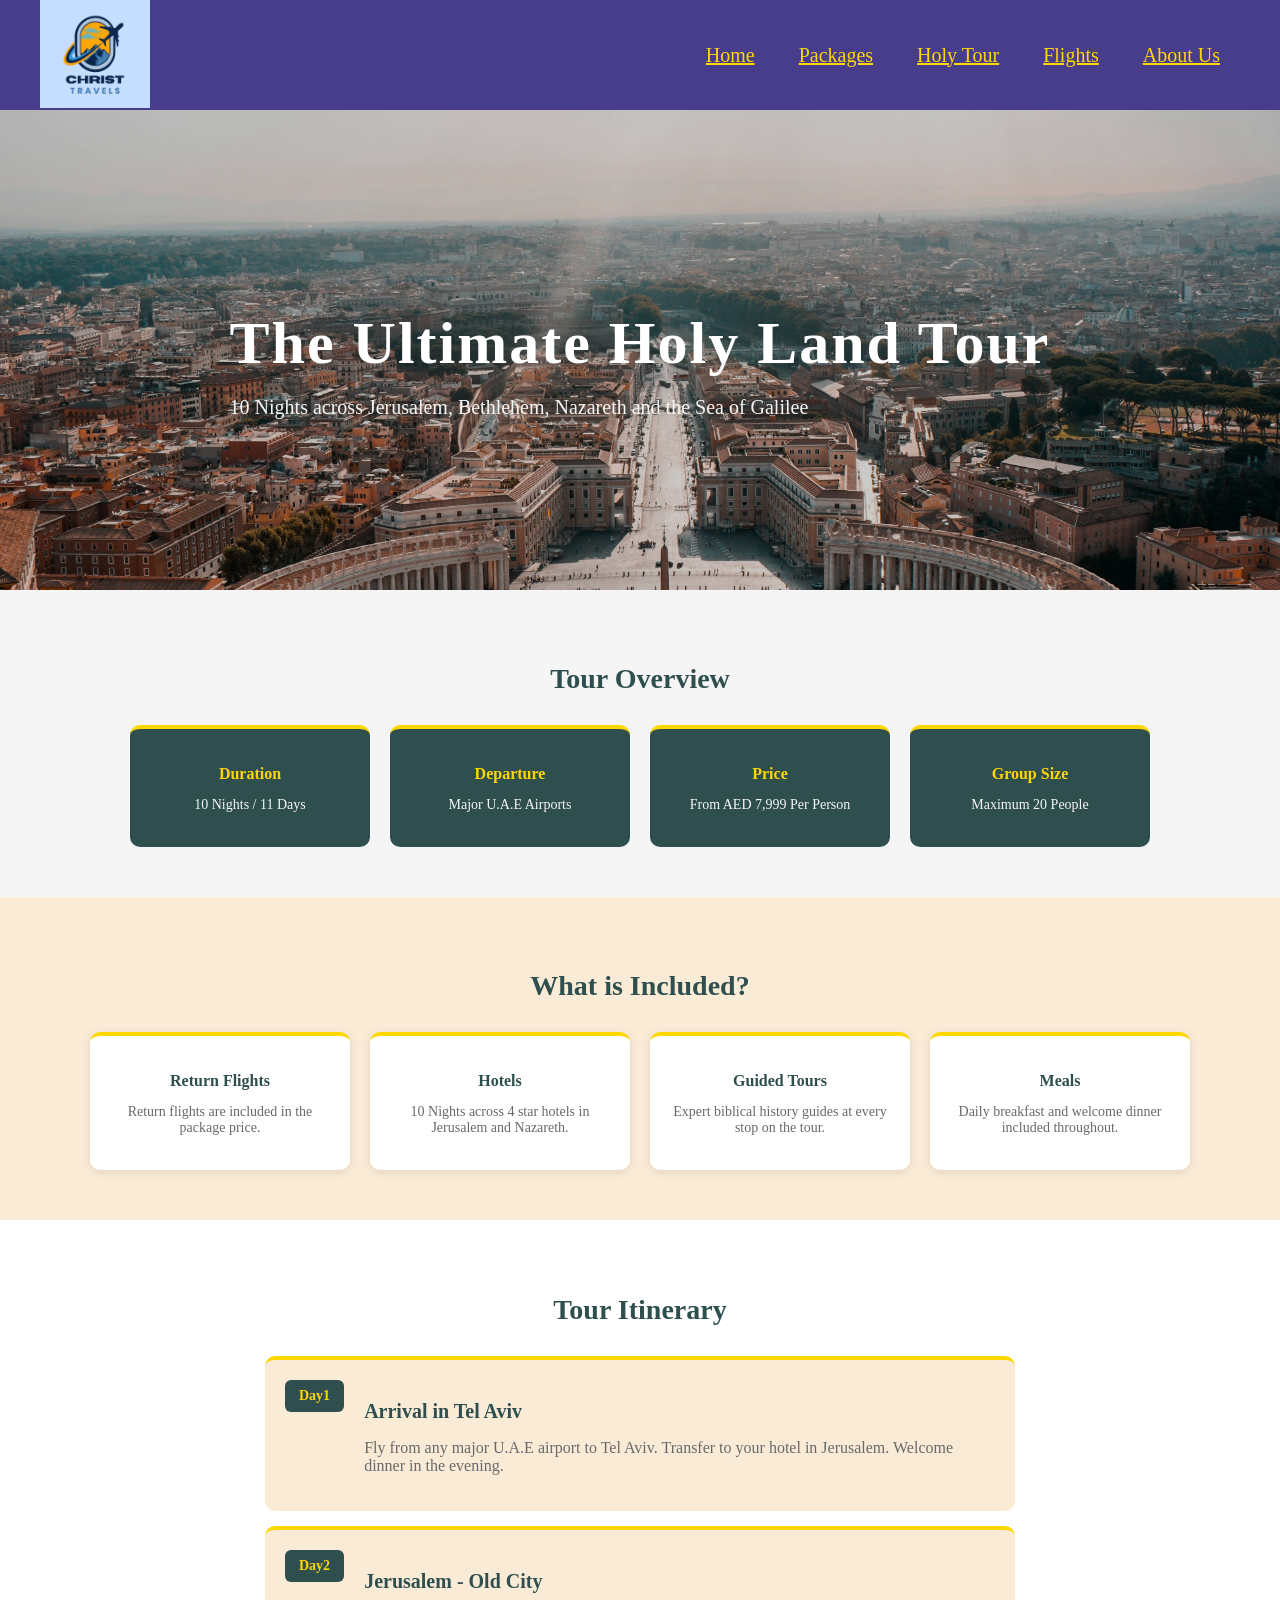
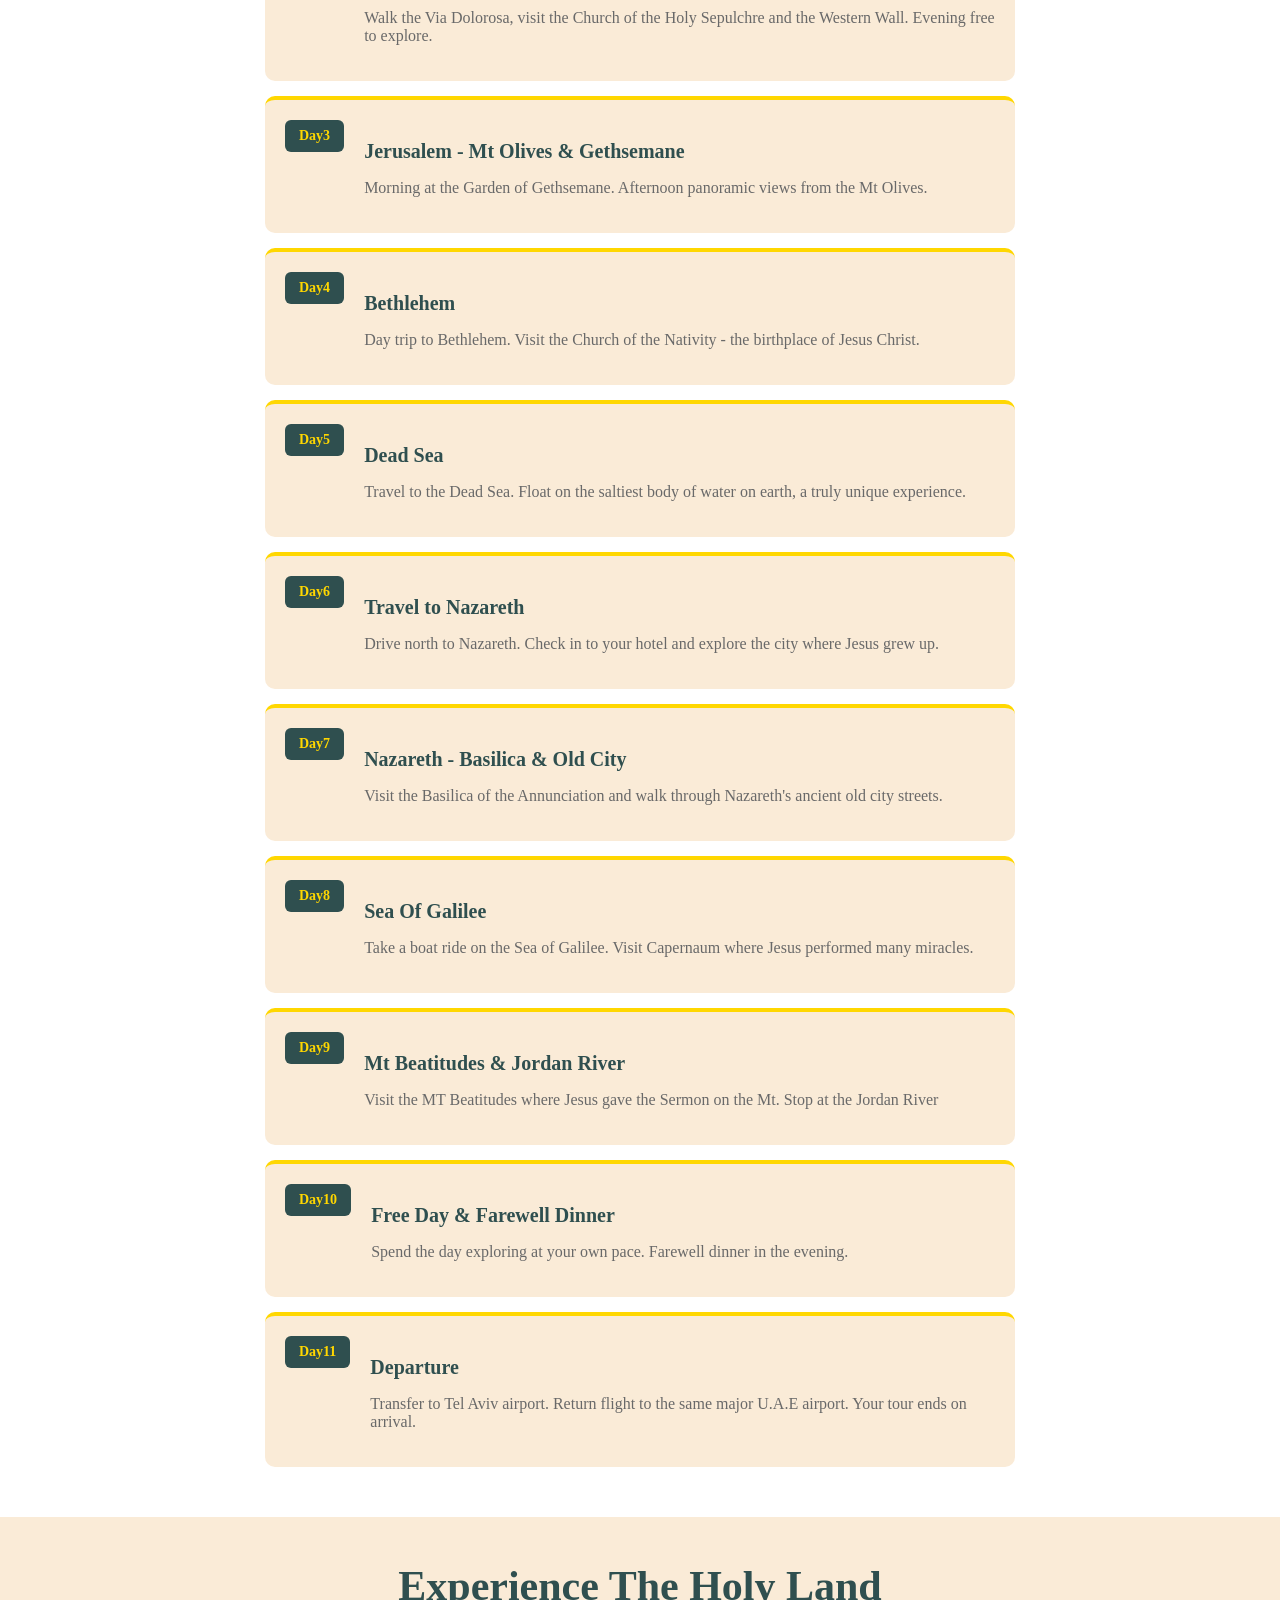
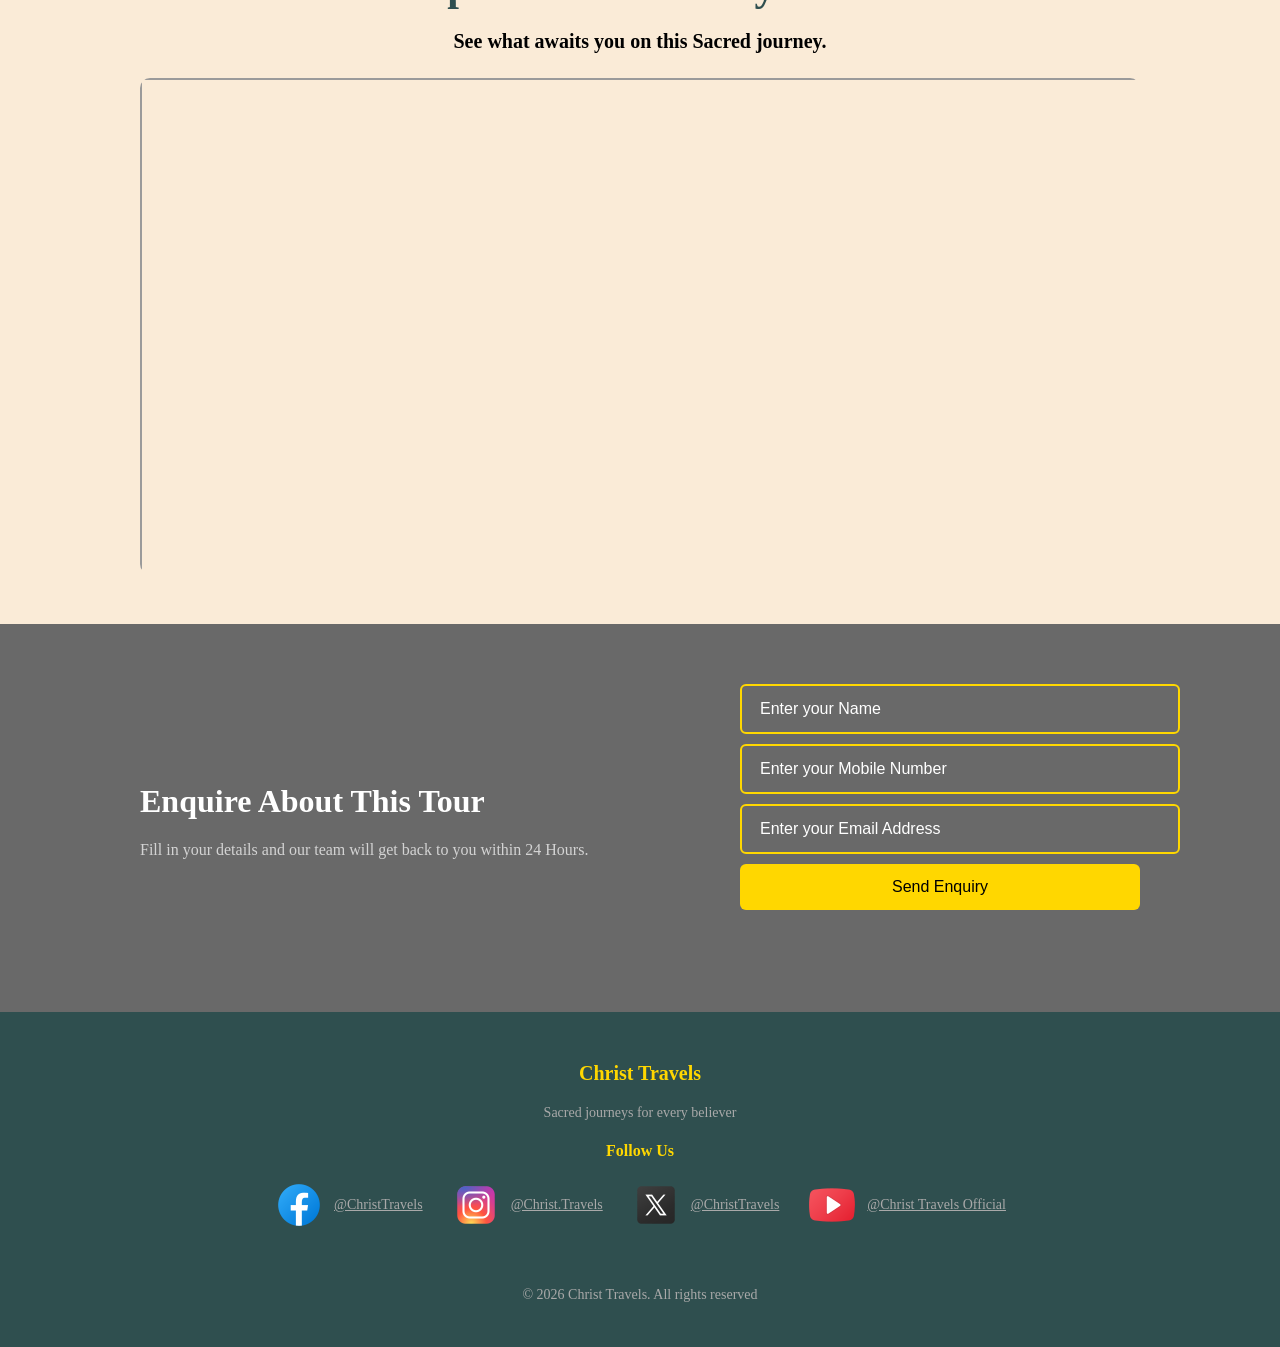
<file: dedicated_tour.html>
<!DOCTYPE html>
<html lang="en">

<head>
    <meta charset="UTF-8">
    <meta name="viewport" content="width=device-width, initial-scale=1.0">
    <title>Holy Tour</title>
    <link rel="stylesheet" href="style.css">

</head>

<body>

    <header>
        <div class="logo">
            <img src="Images/logo.png" alt="Christ Travels Logo"> <!--My logo-->
        </div>

        <nav>
            <!--All the nav links-->
            <a href="index.html">Home</a> <!--Home Page-->
            <a href="packages.html">Packages</a> <!--Packages Page-->
            <a href="dedicated_tour.html">Holy Tour</a> <!--Current Page-->
            <a href="#">Flights</a> <!--Empty Page-->
            <a href="#">About Us</a> <!--Empty Page-->
        </nav>
    </header>

    <main>

        <!--Main section-->
        <section id="main">
            <div class="main_text">
                <h2>The Ultimate Holy Land Tour</h2> <!--Main Heading-->
                <p>10 Nights across Jerusalem, Bethlehem, Nazareth and the Sea of Galilee</p>
                <!--Describing my special package-->

            </div>
        </section>

        <!--The overview boxes which gives the basic info about the trip-->
        <section class="tour_overview">

            <h2>Tour Overview</h2>

            <div class="tour_info_boxes">

                <div class="tour_info_box">

                    <h3>Duration</h3>

                    <p>10 Nights / 11 Days</p> <!--Duration of the trip-->

                </div>

                <div class="tour_info_box">

                    <h3>Departure</h3>

                    <p>Major U.A.E Airports</p> <!--Where the user flys from-->

                </div>

                <div class="tour_info_box">

                    <h3>Price</h3>

                    <p>From AED 7,999 Per Person</p> <!--Pricer for each user-->

                </div>

                <div class="tour_info_box">

                    <h3>Group Size</h3>

                    <p>Maximum 20 People</p> <!--Max number of people-->

                </div>

            </div>

        </section>

        <!--This part shows what all is included in the trip-->
        <section class="tour_includes">

            <h2>What is Included?</h2>

            <div class="includes_boxes">

                <div class="includes_box">

                    <h3>Return Flights</h3>

                    <!--Both ways flights-->
                    <p>Return flights are included in the package price.</p>

                </div>

                <div class="includes_box">

                    <h3>Hotels</h3>
                    <!--Where they will stay-->
                    <p>10 Nights across 4 star hotels in Jerusalem and Nazareth.</p>

                </div>

                <div class="includes_box">

                    <h3>Guided Tours</h3>
                    <!--Guides for every place-->
                    <p>Expert biblical history guides at every stop on the tour.</p>

                </div>

                <div class="includes_box">

                    <h3>Meals</h3>
                    <!--Meals provided-->
                    <p>Daily breakfast and welcome dinner included throughout.</p>

                </div>

            </div>

        </section>

        <!--This show the day by day breakdown of how the trip is gonna look like-->
        <section class="itinerary">

            <h2>Tour Itinerary</h2>

            <div class="itinerary_days">

                <!--Day1-->
                <div class="itinerary_day">
                    <div class="day_number">Day1</div>
                    <div class="day_details">
                        <h3>Arrival in Tel Aviv</h3>
                        <p>Fly from any major U.A.E airport to Tel Aviv. Transfer to your hotel in Jerusalem. Welcome
                            dinner in the evening.</p>
                    </div>
                </div>

                <!--Day2-->
                <div class="itinerary_day">
                    <div class="day_number">Day2</div>
                    <div class="day_details">
                        <h3>Jerusalem - Old City</h3>
                        <p>Walk the Via Dolorosa, visit the Church of the Holy Sepulchre and the Western Wall. Evening
                            free to explore.</p>
                    </div>
                </div>

                <!--Day3-->
                <div class="itinerary_day">
                    <div class="day_number">Day3</div>
                    <div class="day_details">
                        <h3>Jerusalem - Mt Olives & Gethsemane</h3>
                        <p>Morning at the Garden of Gethsemane. Afternoon panoramic views from the Mt Olives.</p>
                    </div>
                </div>

                <!--Day4-->
                <div class="itinerary_day">
                    <div class="day_number">Day4</div>
                    <div class="day_details">
                        <h3>Bethlehem</h3>
                        <p>Day trip to Bethlehem. Visit the Church of the Nativity - the birthplace of Jesus Christ.</p>
                    </div>
                </div>

                <!--Day5-->
                <div class="itinerary_day">
                    <div class="day_number">Day5</div>
                    <div class="day_details">
                        <h3>Dead Sea</h3>
                        <p>Travel to the Dead Sea. Float on the saltiest body of water on earth, a truly unique
                            experience.</p>
                    </div>
                </div>

                <!--Day6-->
                <div class="itinerary_day">
                    <div class="day_number">Day6</div>
                    <div class="day_details">
                        <h3>Travel to Nazareth</h3>
                        <p>Drive north to Nazareth. Check in to your hotel and explore the city where Jesus grew up.</p>
                    </div>
                </div>

                <!--Day7-->
                <div class="itinerary_day">
                    <div class="day_number">Day7</div>
                    <div class="day_details">
                        <h3>Nazareth - Basilica & Old City</h3>
                        <p>Visit the Basilica of the Annunciation and walk through Nazareth's ancient old city streets.
                        </p>
                    </div>
                </div>

                <!--Day8-->
                <div class="itinerary_day">
                    <div class="day_number">Day8</div>
                    <div class="day_details">
                        <h3>Sea Of Galilee</h3>
                        <p>Take a boat ride on the Sea of Galilee. Visit Capernaum where Jesus performed many miracles.
                        </p>
                    </div>
                </div>

                <!--Day9-->
                <div class="itinerary_day">
                    <div class="day_number">Day9</div>
                    <div class="day_details">
                        <h3>Mt Beatitudes & Jordan River</h3>
                        <p>Visit the MT Beatitudes where Jesus gave the Sermon on the Mt. Stop at the Jordan River</p>
                    </div>
                </div>

                <!--Day10-->
                <div class="itinerary_day">
                    <div class="day_number">Day10</div>
                    <div class="day_details">
                        <h3>Free Day & Farewell Dinner</h3>
                        <p>Spend the day exploring at your own pace. Farewell dinner in the evening.</p>
                    </div>
                </div>

                <!--Day11-->
                <div class="itinerary_day">
                    <div class="day_number">Day11</div>
                    <div class="day_details">
                        <h3>Departure</h3>
                        <p>Transfer to Tel Aviv airport. Return flight to the same major U.A.E airport. Your tour ends
                            on arrival.</p>
                    </div>
                </div>

            </div>
        </section>

        <!--Youtube vid to show how their experirnce is gonna feel like-->
        <section class="tour_vid">

            <h2>Experience The Holy Land</h2>

            <p>See what awaits you on this Sacred journey.</p>

            <div class="vid_edit">

                <!--Embedded yt vid-->
                <iframe src="https://www.youtube.com/embed/6Hn1gnYO5iI?si=7MhRunPy66rDFwxy" title="YouTube video player"
                    allow="accelerometer; autoplay; clipboard-write; encrypted-media; gyroscope; picture-in-picture; 
                        web-share" referrerpolicy="strict-origin-when-cross-origin" allowfullscreen></iframe>

            </div>

        </section>

        <!--This an enquiry form so they can contact us if they have any doubts or quiry-->
        <section class="join_coms">

            <div class="join_com">

                <div class="join_com_text">
                    <h2>Enquire About This Tour</h2>

                    <!--Infroming about our response time-->
                    <p>Fill in your details and our team will get back to you within 24 Hours.</p>

                </div>

                <div class="join_com_form">

                    <div class="info_input enquiry_input">

                        <input type="text" id="enquiryName" placeholder="Enter your Name"> <!--Name field-->

                        <input type="tel" id="enquiryPhone" placeholder="Enter your Mobile Number"> <!--Phone field-->

                        <input type="email" id="enquiryEmail" placeholder="Enter your Email Address"> <!--Email field-->

                        <button onclick="subEnquiry()">Send Enquiry</button> <!--Starts the subEnquiry() on click-->

                        <p id="enquiryMsg"></p> <!--Shows the success or erros msg here-->

                    </div>

                </div>

            </div>

        </section>

    </main>

    <footer>

        <div class="footers">

            <p class="footer_name">Christ Travels</p> <!--brand name-->

            <p>Sacred journeys for every believer</p>

        </div>

        <!--Social media links with their icons-->
        <div class="social_media">

            <h4>Follow Us</h4>

            <div class="social_media_icons">

                <!--FaceBook-->
                <a href="#" class="social_media_icon" title="Facebook"><img src="Images/Facebook.png" alt="Facebook">

                    @ChristTravels
                </a>

                <!--Instagram-->
                <a href="#" class="social_media_icon" title="Instagram"><img src="Images/Instagram.png" alt="Instagram">

                    @Christ.Travels

                </a>

                <!--X-->
                <a href="#" class="social_media_icon" title="X"><img src="Images/X.png" alt="X">

                    @ChristTravels

                </a>

                <!--YouTube-->
                <a href="#" class="social_media_icon" title="YouTube"><img src="Images/YouTube.png" alt="YouTube">

                    @Christ Travels Official

                </a>

            </div>

        </div>

        <div class="last">

            <p>&copy; 2026 Christ Travels. All rights reserved</p> <!--Copyright-->

        </div>

    </footer>

    <!--Button to scroll back to the top-->
    <button id="scrollTop" onclick="scrollToTop()">Top</button>

    <!--Links my java file -->
    <script src="script.js"></script>

</body>

</html>
</file>
<file: style.css>
/* --- style.css --- */

/*Scroll up button*/
#scrollTop {
    display: none; /*Hidden until you scroll down*/
    position: fixed; /*Stays in right hand corner when scrolling*/
    bottom: 30px;
    right: 30px;
    background-color: gold;
    color: black;
    border: none;
    padding: 12px 16px;
    border-radius: 6px;
    cursor: pointer;
    font-weight: bold;
}

/*Body styles*/
body {
    font-family: 'Times New Roman', Times, serif; /*Default font for the whole site*/
    margin: 0; /*Removes the default browser margin*/
}

/*pops up as drak tranparent background and is centered*/
.popup {
    position: fixed;
    top: 0;
    left: 0;
    width: 100%;
    height: 100%;
    background-color: rgba(0,0,0,0.7);
    display: flex;
    justify-content: center;
    align-items: center;
}

/*Main popup box*/
.popup_box {
    background-color: darkslategray;
    padding: 35px;
    border-radius: 15px;
    width: 350px;
    text-align: center;
}

/*popup heading*/
.popup_box h2 {
    color: gold;
    margin-bottom: 20px;
}

/*input fields*/
.popup_box input {
    width: 100%;
    padding: 12px;
    margin-bottom: 15px;
    border-radius: 5px;
    border: 2px solid gold;
    box-sizing: border-box;
}

/*Main sign in button*/
.popup_box button {
    width: 100%;
    padding: 12px;
    background-color: gold;
    border: none;
    font-weight: bold;
    cursor: pointer;
    border-radius:5px ;
}

/*Changes color to white when you hover*/
.popup_box button:hover {
    background-color: white;
}

/*Continue as guest button*/
.guest {
    margin-top: 10px;
    background-color: white;
    color: black;
}

/*Hover effects for guest button*/
.guest:hover {
    background-color: gold;
}

/*Header bar at the top part*/
header {
    background-color: darkslateblue;
    color: white;
    padding: 10px 40px;
    display: flex;
    justify-content: space-between; /*Makes it so that the logos on the left while the navs on the right*/
    align-items: center;
    height: 90px;
}

/*Making the logo a bigger so it perfectly fits into the header*/
.logo img {
    height: 110px;
}

/*Nav link styles*/
nav a {
    display: inline-block;
    margin: 20px;
    color: gold;
    font-size: 20px;
}

/*Main section with background image*/
#main {
    padding: 40px 20px;
    background-image: linear-gradient(rgba(0, 0, 0, 0.2), rgba(0, 0, 0, 0.2)), url('Images/headingpic.jpg');
    background-size: cover;
    background-position: center;
    min-height: 400px;
    display: flex;
    align-items: center;
    justify-content: center;
    text-align: left;
}

/*Style for the heading in main*/
.main_text h2 {
    font-family: cursive;
    font-size: 60px;
    margin-bottom: 15px;
    color: white;
    font-weight: bold;
    line-height: 1.1;
    letter-spacing: 2px;
}

/*Style for the text in main*/
.main_text p {
    font-family: cursive;
    font-size: 20px;
    margin-bottom: 20px;
    color: whitesmoke;

}

/*Style for the golden button in main*/
.main_button {
    display: inline-block;
    padding: 12px 25px;
    background-color: gold;
    color: black;
    font-weight: bold;
    border-radius: 5px;
    text-decoration: none; /*Removes the underline*/
}

/*This chages the color form golden to white while hovering over the button*/
.main_button:hover {
    background-color: white;
    color: darkslategray;
}

/*Mobile styles for header and main*/
@media screen and (max-width: 768px) {

    header {
        flex-direction: column; /*Stacks the logo above nav*/
        height: auto;
        padding: 15px 20px;
        gap: 8px;
    }

    nav a {
        font-size: 13px; /*Smaller links on mobile*/
        margin: 0 5px;
    }

    .main_text h2 {
        font-size: 36px; /*Smaller heading on mobile*/
    }

    #main {
        justify-content: center;
        text-align: center;
        padding: 80px 20px 60px;
    }

    .main_text p {
        font-size: 16px;
        text-align: center;
    }
}

/*3 popular destination section*/
.destination {
    padding: 50px 20px;
    background-color: antiquewhite;
}

.destination h2 {
    font-size: 28px;
    margin-bottom: 20px;
    color: darkslategray;
    text-align: center;
}

/*Search bar box or like container*/
.search_bar {
    text-align: center;
    margin-bottom: 20px;
    padding: 20px;
    background-color: antiquewhite;
}

/*The words that the user inputs*/
.search_bar input {
    padding: 12px 20px;
    width: 60%;
    border: 2px solid gold;
    border-radius: 6px;
    font-size: 16px;
}

/*Flex container for all the cards*/
.showcases {
    display: flex;
    justify-content: center;
    gap: 20px;
    flex-wrap: wrap; /*warps to the next line on smaller screens*/
    padding: 20px;
}

/*Single destinations*/
.showcase {
    width: 360px;
    background-color: white;
    border-radius: 10px;
    overflow: hidden; /* stops the images from overflowing the rounded corners*/
    box-shadow: 0px 2px 10px rgba(0, 0, 0, 0.2);
    transition: transform 0.3s;
    text-align: center;
}

/*Increases the size of the card while hovering over it*/
.showcase:hover {
    transform: scale(1.09);
}

/*Destination image fills the top of the card*/
.showcase img {
    width: 100%;
    height: 200px;
    object-fit: cover; /*To crop it nicely without stretching it*/
}

.showcase h3 {
    margin: 10px;
    color: darkslategray;
}

.showcase p {
    padding: 0 10px 10px;
    color: dimgray;
    font-size: 14px;
}

/*Golden button at the end of each card*/
.showcase button {
    margin-bottom: 15px;
    padding: 10px 15px;
    background-color: gold;
    color: black;
    cursor: pointer;
    font-weight: bold;
    border-radius: 5px;
    border: none;
    transition: background-color 0.3s;
}

/*This changes the color of the button while u hover over it*/
.showcase button:hover {
    background-color: darkslategray;
    color: gold;
}

/*Full width cards on small screens*/
@media screen and (max-width: 650px) {
    .showcase {
        width: 90%;
    }
}

/*Why choose us section*/
.why_us {
    padding: 60px 20px;
    background-color: whitesmoke;
    text-align: center;
}

.why_us h2 {
    font-size: 28px;
    margin-bottom: 30px;
    color: darkslategray;
}
/*Flex row of the 3 reasons*/
.why_boxes {
    display: flex;
    justify-content: center;
    gap: 20px;
    flex-wrap: wrap;
}
/*The individual reason box*/
.why_box {
    width: 280px;
    background-color: cadetblue;
    border-top: 4px solid gold;
    padding: 20px;
    border-radius: 10px;
    box-shadow: 0px 2px 10px rgba(0, 0, 0, 0.2);
    transition: transform 0.3s;
}

/*The box lifts up slighty while hovering over it*/
.why_box:hover {
    transform: translateY(-5px);
}

.why_box h3 {
    margin-bottom: 10px;
    color: darkslategray;
}

.why_box p {
    color: white;
}

/*Stacks boxes on small screens*/
@media screen and (max-width: 650px) {
    .why_boxes {
        flex-direction: column;
        align-items: center;
    }

    .why_box {
        width: 90%;
    }
}

/*Customer reviews section*/
.reviews {
    padding: 60px 20px;
    background-color: antiquewhite;
    text-align: center;
}

.reviews h2 {
    font-size: 28px;
    margin-bottom: 30px;
    color: darkslategray;
}

/*Helps to stack the reviews vertically*/
.reviews_container {
    display: flex;
    flex-direction: column;
    align-items: center;
    gap: 40px;
    padding: 10px;
}

/*Individual review card*/
.review {
    width: 90%;
    background-color: darkslategray;
    padding: 25px;
    border-radius: 20px;
    box-shadow: 10px 10px 10px rgba(0, 0, 0, 0.2);
    text-align: left;
    box-sizing: border-box;
    transition: transform 0.3s ease;
}

/*Slightly lifts the review card while hovering over it*/
.review:hover {
    transform: translateY(-8px);
}

.review p {
    font-size: 20px;
    color: whitesmoke;
    line-height: 1.6;
    margin-bottom: 15px;
}

.review h4 {
    color: gold;
    font-weight: bold;
}

/*Smaller text on mobile*/
@media screen and (max-width: 768px) {
    .review p {
        font-size: 16px;
    }
}

/*Join community section*/
.join_coms {
    background-color: dimgray;
    padding: 60px 20px;
}

/*To center and constrain the content*/
.join_com {
    max-width: 1000px;
    margin: 0 auto;
    display: flex;
    flex-direction: column;
    align-items: center;
    gap: 30px;
    text-align: center;
}

.join_com_tag {
    display: inline-block;
    background-color: gold;
    color: black;
    font-size: 15px;
    font-weight: bold;
    padding: 5px 14px;
    border-radius: 20px;
    margin-bottom: 10px;
}

.join_com_text h2 {
    font-size: 32px;
    color: white;
    margin-bottom: 10px;
}

.join_com_text p {
    color: lightgray;
    font-size: 16px;
    line-height: 1.7;
}

/*Stackes the input and button*/
.info_input {
    display: flex;
    flex-direction: column;
    gap: 10px;
    width: 100%;
    max-width: 480px;
}

/*Email input field*/
.info_input input {
    padding: 14px 18px;
    border: 2px solid gold;
    border-radius: 6px;
    background-color: dimgray;
    color: white;
    font-size: 16px;
}

/*Placeholder text*/
.info_input input::placeholder {
    color: white;
}

/*Brder goes white when focused*/
.info_input input:focus {
    border-color: white;
}

/*Subscribe button*/
.info_input button {
    padding: 14px;
    background-color: gold;
    color: black;
    font-size: 16px;
    border-radius: 6px;
    border: none;
    cursor: pointer;
}

/*Button changes to white when hovering over it*/ 
.info_input button:hover {
    background-color: white;
    color: darkslategray;
}

/*note under the form*/ 
.join_com_note {
    color: white;
    margin-top: 8px;
    text-align: center;
}

/*On wider screen the sections lay out side by side*/
@media screen and (min-width: 768px) {
    .join_com {
        flex-direction: row; /*Text on the left while the form on the right*/
        justify-content: space-between;
        text-align: left;
        align-items: center;
    }

    /*Making it take have the space*/
    .join_com_text {
        flex: 1;
    }

    .join_com_form {
        flex: 1;
        display: flex;
        flex-direction: column;
        align-items: flex-end; /*Pushes the form to the right*/
    }

    /*Side by side imput and button on desktop*/
    .info_input {
        flex-direction: row;
    }

    .info_input input {
        flex-grow: 1;
        width: 70%; /*Making input take most of the space*/
    }

    .info_input button {
        width: 30%; 
    }
}

/*footer*/
footer {
    background-color: darkslategray;
    padding: 30px 20px;
    text-align: center;
}

.footer_name {
    color: gold;
    font-size: 20px;
    font-weight: bold;
}

footer h4 {
    color: gold;
    font-size: 16px;
    margin-bottom: 12px;
    text-align: center;
}

footer p {
    color: darkgray;
    font-size: 14px;
    text-align: center;
}

/*Individual social media link*/
.social_media_icon {
    display: flex;
    align-items: center;
    gap: 10px;
    justify-content: center;
    margin: 8px;
    color: darkgray;
    font-size: 14px;
}

/*row of the social media icons*/
.social_media_icons {
    display: flex;
    gap: 12px;
    align-items: center;
    justify-content: center;
}

/*icon turns to gold while hovering over it*/ 
.social_media_icon:hover {
    color: gold;
}

/*For the copyright part*/
.last {
    margin-top: 20px;
    padding-top: 15px;
    color: darkgray;
    font-size: 13px;
}

/*Wraps the social media icons on the small screens*/
@media screen and (max-width: 768px) {

    .social_media_icons {
        flex-wrap: wrap;
        justify-content: center;
        gap: 8px;
    }

    .social_media_icon {
        justify-content: center;
    }

    .social_media_icon img {
        width: 24px; /*Smaller icons on mobile*/
        height: 24px;
    }
}

/*Makes the price package cards bold*/
.package_price {
    padding: 0 10px;
    font-weight: bolder;
    color: black;
    font-size: 15px;
}

/*For the the 4 boxes in tour overview section*/
.tour_overview {
    padding: 50px 20px;
    background-color: whitesmoke;
    text-align: center;
}

.tour_overview h2 {
    font-size: 28px;
    margin-bottom: 30px;
    color: darkslategray;
}

/*Flexs the row of the info boxes*/
.tour_info_boxes {
    display: flex;
    justify-content: center;
    gap: 20px;
    flex-wrap: wrap;
}

/*Individual info box*/
.tour_info_box {
    width: 200px;
    background-color: darkslategray;
    color: white;
    padding: 20px;
    border-radius: 10px;
    border-top: 4px solid gold;
}

.tour_info_box h3 {
    color: gold;
    margin-bottom: 8px;
    font-size: 16px;
}

.tour_info_box p {
    color: whitesmoke;
    font-size: 14px;
}

/*What the tour includes section*/
.tour_includes {
    padding: 50px 20px;
    background-color: antiquewhite;
    text-align: center;
}

.tour_includes h2 {
    font-size: 28px;
    margin-bottom: 30px;
    color: darkslategray;
}

/*Flexs the row of included boxes*/
.includes_boxes {
    display: flex;
    justify-content: center;
    gap: 20px;
    flex-wrap: wrap;
}

/*Indidual box*/
.includes_box {
    width: 220px;
    background-color: white;
    padding: 20px;
    border-radius: 10px;
    border-top: 4px solid gold;
    box-shadow: 0px 2px 10px rgba(0, 0, 0, 0.1);
}

.includes_box h3 {
    color: darkslategray;
    margin-bottom: 8px;
    font-size: 16px;
}

.includes_box p {
    color: dimgray;
    font-size: 14px;
}

/*Itinerary section*/
.itinerary {
    padding: 50px 20px;
    background-color: white;
}

.itinerary h2 {
    font-size: 28px;
    margin-bottom: 30px;
    color: darkslategray;
    text-align: center;
}

/*Vertical stack of day rows*/
.itinerary_days {
    max-width: 750px;
    margin: 0 auto; /*centers it*/
    display: flex;
    flex-direction: column;
    gap: 15px;
}

/*Individual day row*/
.itinerary_day {
    display: flex;
    gap: 20px;
    align-items: flex-start;
    background-color: antiquewhite;
    padding: 20px;
    border-radius: 10px;
    border-top: 4px solid gold;
    text-align: left;
}

/*For the day number on the left*/
.day_number {
    background-color: darkslategray;
    color: gold;
    padding: 8px 14px;
    border-radius: 6px;
    font-weight: bold;
    font-size: 14px;
}

.day_details h3 {
    color: darkslategray;
    margin-bottom: 5px;
    font-size: 20px;
}

.day_details p {
    color: dimgray;
    font-size: 16px;
}
/*Youtube embeded video section*/
.tour_vid {
    padding: 10px 20px 50px;
    background-color: antiquewhite;
    text-align: center;
}

.tour_vid h2 {
    font-size: 42px;
    font-weight: bold;
    margin-bottom: 10px;
    color: darkslategray;
}

.tour_vid p {
    color: black;
    font-weight: bold;
    margin-bottom: 25px;
    font-size: 20px;
}

/*responsive iframe wrapper*/
.vid_edit {
    position: relative;
    padding-bottom: 40%;
    height: 0;
    overflow: hidden;
    max-width: 1000px;
    margin: 0 auto;
    border-radius: 10px;
}

/*Iframe fills the wrapper*/
.vid_edit iframe {
    position: absolute;
    top: 0;
    left: 0;
    width: 100%;
    height: 100%;
}

/*Stacks the boxes and itinerary rows in the small screens*/
@media screen and (max-width: 650px) {
    .includes_box {
        flex-direction: column;
        align-items: center;
    }

    .itinerary_day {
        flex-direction: column;
        gap: 10px;
    }
}

/*Enquiry section*/
.enquiry_input {
    flex-direction: column; /*day number goes above the text*/
    max-width: 400px;
}

/*Makes the inputs and button full width in the enquiry form*/
.enquiry_input input,
.enquiry_input button {
    width: 100%;
}
</file>
